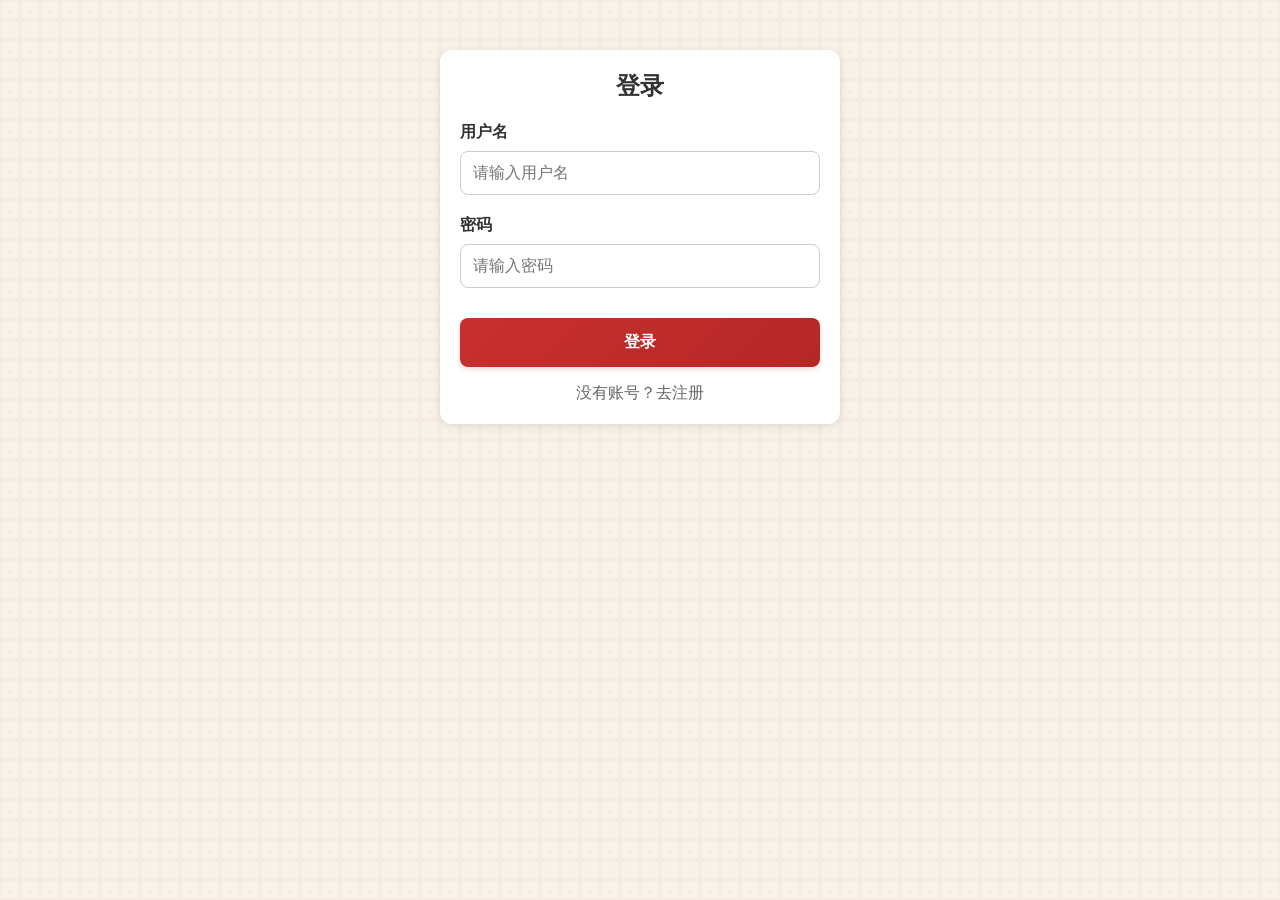
<file: index.html>
<!DOCTYPE html>
<html lang="zh-CN">
<head>
  <meta charset="UTF-8">
  <meta name="viewport" content="width=device-width, initial-scale=1.0, maximum-scale=1.0, user-scalable=no">
  <title>西兰卡普文创平台</title>
  <link rel="stylesheet" href="style.css">
</head>
<body>
  <div class="header">
    <h1>西兰卡普文创平台</h1>
  </div>

  <div class="container">
    <div class="title-box">
      <span class="main-title">全部文创作品</span>
      <span class="sub-title">西兰卡普</span>
      <div class="divider"></div>
    </div>

    <div class="culture-tip">
      <p>🌟 西兰卡普是土家族国家级非物质文化遗产，被誉为“土家之花”。</p>
    </div>

    <div id="productList" class="product-list"></div>
  </div>

  <div class="tab-bar">
    <a href="index.html" class="tab-item active">
      <span class="icon">🏠</span>
      <span>首页</span>
    </a>
    <a href="profile.html" class="tab-item">
      <span class="icon">👤</span>
      <span>我的</span>
    </a>
  </div>

  <script src="script.js"></script>
</body>
</html>
</file>
<file: style.css>
/* 西兰卡普主题色（强制生效，加!important） */
:root {
  --xk-red: #c92f2f !important;
  --xk-yellow: #f7d7a8 !important;
  --xk-white: #ffffff !important;
  --xk-bg: #f8f3e9 !important;
  --xk-text: #333333 !important;
}

/* 全局重置 */
* {
  margin: 0;
  padding: 0;
  box-sizing: border-box;
  font-family: "Microsoft YaHei", SimHei, sans-serif;
  -webkit-tap-highlight-color: transparent;
}

/* 页面背景（西兰卡普暗纹） */
body {
  background-color: var(--xk-bg) !important;
  background-image: url("data:image/svg+xml,%3Csvg width='20' height='20' viewBox='0 0 20 20' xmlns='http://www.w3.org/2000/svg'%3E%3Cpath d='M0 0h20v20H0V0zm2 2v16h16V2H2zm8 12a2 2 0 1 1 0-4 2 2 0 0 1 0 4z' fill='%23c92f2f' fill-opacity='0.03' fill-rule='evenodd'/%3E%3C/svg%3E") !important;
  color: var(--xk-text) !important;
  padding-bottom: 70px !important;
}

/* 顶部红色导航栏（强制红色） */
.header {
  background-color: var(--xk-red) !important;
  color: var(--xk-white) !important;
  padding: 16px 20px !important;
  text-align: center !important;
  border-bottom: 4px solid var(--xk-yellow) !important;
  box-shadow: 0 2px 10px rgba(201, 47, 47, 0.2) !important;
}

.header h1 {
  font-size: 28px !important;
  font-weight: bold !important;
  text-shadow: 1px 1px 2px rgba(0,0,0,0.2) !important;
  margin: 0 !important;
}

/* 容器 */
.container {
  max-width: 750px !important;
  margin: 30px auto !important;
  padding: 0 20px !important;
}

/* 标题模块（带红色装饰） */
.title-box {
  margin-bottom: 20px !important;
  position: relative !important;
}

.title-box::before {
  content: "" !important;
  position: absolute !important;
  left: 0 !important;
  top: 12px !important;
  width: 8px !important;
  height: 24px !important;
  background-color: var(--xk-red) !important;
  border-radius: 4px !important;
}

.main-title {
  font-size: 26px !important;
  color: var(--xk-text) !important;
  font-weight: bold !important;
  display: inline-block !important;
  margin-left: 15px !important;
  font-family: "SimHei", sans-serif !important;
}

.sub-title {
  font-size: 22px !important;
  color: var(--xk-red) !important;
  margin-left: 10px !important;
  font-family: "SimHei", sans-serif !important;
}

.divider {
  width: 100px !important;
  height: 3px !important;
  background: linear-gradient(90deg, var(--xk-red), var(--xk-yellow)) !important;
  margin: 10px 0 20px 15px !important;
  border-radius: 3px !important;
}

/* 文化小贴士（黄色边框） */
.culture-tip {
  background-color: rgba(247, 215, 168, 0.15) !important;
  border-left: 4px solid var(--xk-yellow) !important;
  padding: 12px 16px !important;
  margin: 20px 0 !important;
  border-radius: 0 8px 8px 0 !important;
  font-size: 15px !important;
  line-height: 1.6 !important;
}

/* 作品列表卡片（带黄色边框） */
.product-list {
  display: flex !important;
  flex-direction: column !important;
  gap: 16px !important;
  margin-top: 20px !important;
}

.product-item {
  background-color: var(--xk-white) !important;
  border-radius: 12px !important;
  padding: 16px !important;
  box-shadow: 0 2px 8px rgba(0,0,0,0.08) !important;
  cursor: pointer !important;
  border: 1px solid var(--xk-yellow) !important;
  transition: all 0.3s !important;
  display: flex !important;
  align-items: center !important;
  gap: 16px !important;
}

.product-item:hover {
  transform: translateY(-2px) !important;
  box-shadow: 0 5px 15px rgba(201, 47, 47, 0.1) !important;
  border-color: var(--xk-red) !important;
}

.product-img {
  width: 80px !important;
  height: 80px !important;
  border-radius: 8px !important;
  object-fit: cover !important;
  border: 2px solid var(--xk-yellow) !important;
}

.product-info {
  flex: 1 !important;
}

.product-name {
  font-size: 18px !important;
  font-weight: bold !important;
  color: var(--xk-text) !important;
  margin-bottom: 6px !important;
  font-family: "SimHei", sans-serif !important;
}

/* 纹样标签（黄色背景+红色文字） */
.product-tag {
  display: inline-block !important;
  background-color: var(--xk-yellow) !important;
  color: #900 !important;
  padding: 3px 8px !important;
  border-radius: 4px !important;
  font-size: 12px !important;
  margin-bottom: 6px !important;
  font-weight: 500 !important;
}

.product-desc {
  font-size: 14px !important;
  color: #666 !important;
  margin-bottom: 6px !important;
  line-height: 1.5 !important;
}

.product-author {
  font-size: 13px !important;
  color: #999 !important;
}

/* 表单样式 */
.form-box {
  background-color: var(--xk-white) !important;
  border-radius: 12px !important;
  padding: 24px !important;
  margin-bottom: 24px !important;
  box-shadow: 0 2px 8px rgba(0,0,0,0.08) !important;
  border: 1px solid var(--xk-yellow) !important;
}

.form-item {
  margin-bottom: 20px !important;
}

.label {
  font-size: 16px !important;
  color: var(--xk-text) !important;
  margin-bottom: 8px !important;
  display: block !important;
  font-weight: 500 !important;
  font-family: "SimHei", sans-serif !important;
}

.input, .textarea, .select {
  width: 100% !important;
  padding: 12px 16px !important;
  border: 1px solid var(--xk-yellow) !important;
  border-radius: 8px !important;
  font-size: 15px !important;
  color: var(--xk-text) !important;
  background-color: #fafafa !important;
  transition: border-color 0.3s !important;
}

.input:focus, .textarea:focus, .select:focus {
  outline: none !important;
  border-color: var(--xk-red) !important;
  box-shadow: 0 0 0 2px rgba(201, 47, 47, 0.1) !important;
}

.textarea {
  min-height: 120px !important;
  resize: none !important;
}

/* 按钮样式（强制红色） */
.btn {
  width: 100% !important;
  padding: 14px 0 !important;
  border: none !important;
  border-radius: 8px !important;
  font-size: 16px !important;
  font-weight: bold !important;
  cursor: pointer !important;
  font-family: "SimHei", sans-serif !important;
  transition: all 0.3s !important;
  -webkit-appearance: none !important;
}

.primary-btn {
  background: linear-gradient(135deg, var(--xk-red), #b52727) !important;
  color: var(--xk-white) !important;
  box-shadow: 0 2px 5px rgba(201, 47, 47, 0.2) !important;
}

.primary-btn:hover {
  background: linear-gradient(135deg, #b52727, var(--xk-red)) !important;
  transform: translateY(-1px) !important;
  box-shadow: 0 4px 8px rgba(201, 47, 47, 0.3) !important;
}

.secondary-btn {
  background-color: var(--xk-white) !important;
  color: var(--xk-red) !important;
  border: 1px solid var(--xk-red) !important;
}

.secondary-btn:hover {
  background-color: #fef5f5 !important;
}

.publish-btn {
  margin: 20px 0 !important;
}

/* 个人中心 */
.profile-card {
  background-color: var(--xk-white) !important;
  border-radius: 16px !important;
  padding: 30px 20px !important;
  text-align: center !important;
  margin-bottom: 24px !important;
  box-shadow: 0 2px 8px rgba(0,0,0,0.08) !important;
  border: 1px solid var(--xk-yellow) !important;
  position: relative !important;
}

.profile-card::before {
  content: "" !important;
  position: absolute !important;
  top: 0 !important;
  left: 0 !important;
  right: 0 !important;
  height: 8px !important;
  background: linear-gradient(90deg, var(--xk-red), var(--xk-yellow), var(--xk-red)) !important;
  border-top-left-radius: 16px !important;
  border-top-right-radius: 16px !important;
}

.avatar {
  width: 80px !important;
  height: 80px !important;
  border-radius: 50% !important;
  margin: 0 auto 15px !important;
  object-fit: cover !important;
  border: 3px solid var(--xk-yellow) !important;
}

.nickname {
  font-size: 20px !important;
  color: var(--xk-text) !important;
  font-weight: bold !important;
  font-family: "SimHei", sans-serif !important;
  margin-bottom: 12px !important;
}

.my-product-list {
  display: grid !important;
  grid-template-columns: 1fr 1fr !important;
  gap: 16px !important;
  margin-top: 20px !important;
}

.my-product-item {
  width: 100% !important;
  background-color: var(--xk-white) !important;
  border-radius: 12px !important;
  overflow: hidden !important;
  box-shadow: 0 2px 8px rgba(0,0,0,0.08) !important;
  border: 1px solid var(--xk-yellow) !important;
  transition: all 0.3s !important;
  cursor: pointer !important;
}

.my-product-item:hover {
  transform: translateY(-2px) !important;
  border-color: var(--xk-red) !important;
  box-shadow: 0 5px 15px rgba(201, 47, 47, 0.1) !important;
}

.my-product-img {
  width: 100% !important;
  height: 120px !important;
  object-fit: cover !important;
  border-bottom: 1px solid var(--xk-yellow) !important;
}

.my-product-name {
  padding: 10px !important;
  font-size: 15px !important;
  color: var(--xk-text) !important;
  white-space: nowrap !important;
  overflow: hidden !important;
  text-overflow: ellipsis !important;
  font-family: "SimHei", sans-serif !important;
  text-align: center !important;
}

/* 底部导航（强制红色激活态） */
.tab-bar {
  position: fixed !important;
  bottom: 0 !important;
  left: 0 !important;
  right: 0 !important;
  background-color: var(--xk-white) !important;
  display: flex !important;
  padding: 10px 0 !important;
  border-top: 2px solid var(--xk-yellow) !important;
  box-shadow: 0 -2px 10px rgba(0,0,0,0.05) !important;
  z-index: 999 !important;
}

.tab-item {
  flex: 1 !important;
  text-align: center !important;
  color: #666 !important;
  text-decoration: none !important;
  transition: all 0.3s !important;
  font-size: 12px !important;
  font-family: "SimHei", sans-serif !important;
}

.tab-item.active {
  color: var(--xk-red) !important;
  font-weight: bold !important;
}

.tab-item .icon {
  font-size: 22px !important;
  margin-bottom: 4px !important;
  display: block !important;
}

/* 按钮组 */
.btn-group {
  display: flex !important;
  gap: 12px !important;
  margin-top: 24px !important;
}

/* 详情页图片 */
.detail-img {
  width: 100% !important;
  border-radius: 12px !important;
  margin-bottom: 20px !important;
  border: 3px solid var(--xk-yellow) !important;
  box-shadow: 0 3px 10px rgba(0,0,0,0.1) !important;
}

.info-box {
  background-color: var(--xk-white) !important;
  border-radius: 12px !important;
  padding: 24px !important;
  box-shadow: 0 2px 8px rgba(0,0,0,0.08) !important;
  border: 1px solid var(--xk-yellow) !important;
}

.info-item {
  margin-bottom: 16px !important;
  display: flex !important;
  line-height: 1.6 !important;
}

.info-label {
  min-width: 80px !important;
  font-size: 15px !important;
  color: #666 !important;
  font-weight: 500 !important;
}

.info-value {
  font-size: 15px !important;
  color: var(--xk-text) !important;
  flex: 1 !important;
}

/* 空状态 */
.empty-tip {
  text-align: center !important;
  padding: 50px 0 !important;
  font-size: 16px !important;
  color: #999 !important;
}

.empty-tip::before {
  content: "🎨" !important;
  font-size: 40px !important;
  display: block !important;
  margin-bottom: 10px !important;
}

/* 返回按钮 */
.back-btn {
  position: fixed !important;
  top: 20px !important;
  left: 20px !important;
  background: var(--xk-red) !important;
  color: white !important;
  border: none !important;
  padding: 8px 16px !important;
  border-radius: 8px !important;
  font-size: 16px !important;
  cursor: pointer !important;
  z-index: 9999 !important;
  font-weight: bold !important;
  -webkit-appearance: none !important;
}
</file>
